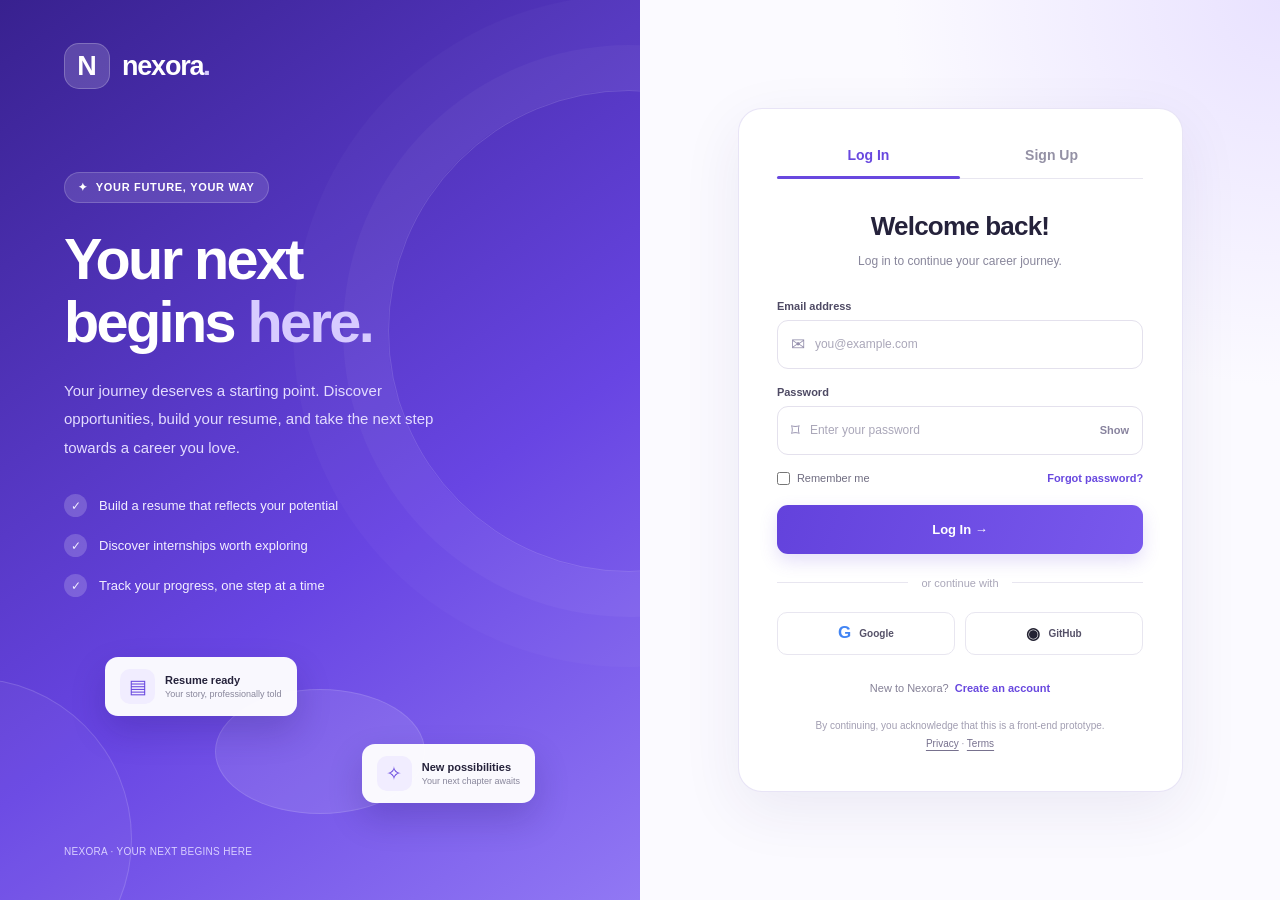
<file: index.html>
<!DOCTYPE html>
<html lang="en">
<head>
  <meta charset="UTF-8">
  <meta name="viewport" content="width=device-width, initial-scale=1.0">
  <meta name="description" content="Nexora helps students build resumes, discover internships, and prepare for their careers.">
  <title>Nexora — Your Next Begins Here</title>

  <style>
    :root {
      --purple: #6848df;
      --purple-dark: #4930b4;
      --purple-light: #f1edff;
      --ink: #25223b;
      --muted: #88869b;
      --border: #e8e6f0;
      --white: #ffffff;
    }

    * {
      margin: 0;
      padding: 0;
      box-sizing: border-box;
    }

    body {
      min-height: 100vh;
      font-family: Inter, "Segoe UI", Arial, sans-serif;
      color: var(--ink);
      background: #f7f5ff;
    }

    button, input {
      font: inherit;
    }

    button {
      cursor: pointer;
    }

    button:focus-visible, input:focus-visible, a:focus-visible {
      outline: 3px solid #b7a5ff;
      outline-offset: 3px;
    }

    .page {
      min-height: 100vh;
      display: grid;
      grid-template-columns: 1fr 1fr;
      overflow: hidden;
    }

    /* LEFT: Brand and introduction */

    .hero {
      position: relative;
      isolation: isolate;
      overflow: hidden;
      display: flex;
      flex-direction: column;
      justify-content: space-between;
      padding: 43px clamp(28px, 5vw, 76px);
      color: white;
      background: linear-gradient(145deg, #38218f, #6845e3 60%, #9178f4);
    }

    .hero::before,
    .hero::after {
      content: "";
      position: absolute;
      z-index: -1;
      border: 1px solid rgba(255,255,255,.14);
      border-radius: 50%;
    }

    .hero::before {
      width: 480px;
      height: 480px;
      right: -230px;
      top: 10%;
      box-shadow:
        0 0 0 45px rgba(255,255,255,.035),
        0 0 0 95px rgba(255,255,255,.025);
    }

    .hero::after {
      width: 320px;
      height: 320px;
      left: -190px;
      bottom: -100px;
      background: rgba(255,255,255,.04);
    }

    .brand {
      display: inline-flex;
      align-items: center;
      gap: 12px;
      width: fit-content;
      text-decoration: none;
      color: white;
    }

    .brand-icon {
      width: 46px;
      height: 46px;
      display: grid;
      place-items: center;
      border-radius: 15px;
      background: rgba(255,255,255,.16);
      border: 1px solid rgba(255,255,255,.22);
      font-size: 27px;
      font-weight: 800;
    }

    .brand-name {
      font-size: 27px;
      font-weight: 800;
      letter-spacing: -1.2px;
    }

    .brand-name span {
      color: #d6c9ff;
    }

    .hero-content {
      max-width: 520px;
      margin: 65px 0 35px;
    }

    .hero-label {
      display: inline-flex;
      align-items: center;
      gap: 8px;
      padding: 8px 13px;
      border-radius: 30px;
      background: rgba(255,255,255,.12);
      border: 1px solid rgba(255,255,255,.18);
      font-size: 11px;
      font-weight: 700;
      letter-spacing: .7px;
      margin-bottom: 25px;
    }

    .hero h1 {
      font-size: clamp(38px, 4.5vw, 65px);
      line-height: 1.1;
      letter-spacing: -2.6px;
      margin-bottom: 22px;
    }

    .hero h1 span {
      color: #d7cbff;
    }

    .hero-description {
      color: #e3dcff;
      font-size: 15px;
      line-height: 1.9;
      max-width: 410px;
    }

    .benefits {
      display: grid;
      gap: 17px;
      margin-top: 32px;
      list-style: none;
    }

    .benefits li {
      display: flex;
      align-items: center;
      gap: 12px;
      color: #f3efff;
      font-size: 13px;
    }

    .check {
      width: 23px;
      height: 23px;
      border-radius: 50%;
      background: rgba(255,255,255,.19);
      display: grid;
      place-items: center;
      font-size: 12px;
      flex-shrink: 0;
    }

    /* Decorative career illustration */

    .illustration {
      position: relative;
      height: 170px;
      max-width: 430px;
      display: flex;
      align-items: end;
      justify-content: center;
      margin: 0 auto 8px;
      width: 100%;
    }

    .orbit {
      position: absolute;
      width: 210px;
      height: 125px;
      bottom: 6px;
      border-radius: 50%;
      background: rgba(255,255,255,.10);
      border: 1px solid rgba(255,255,255,.12);
    }

    .floating-card {
      position: absolute;
      display: flex;
      align-items: center;
      gap: 10px;
      background: rgba(255,255,255,.96);
      color: var(--ink);
      border-radius: 13px;
      padding: 12px 15px;
      box-shadow: 0 15px 35px rgba(32,17,89,.2);
      animation: float 4s ease-in-out infinite;
    }

    .floating-card.one {
      top: 7px;
      left: 0;
    }

    .floating-card.two {
      right: 0;
      bottom: 17px;
      animation-delay: -2s;
    }

    .floating-icon {
      width: 35px;
      height: 35px;
      border-radius: 10px;
      display: grid;
      place-items: center;
      background: var(--purple-light);
      color: var(--purple);
      font-size: 19px;
    }

    .floating-card strong {
      display: block;
      font-size: 11px;
    }

    .floating-card small {
      display: block;
      color: var(--muted);
      font-size: 9px;
      margin-top: 3px;
    }

    .hero-footer {
      color: #d9d0ff;
      font-size: 10px;
      letter-spacing: .3px;
    }

    @keyframes float {
      0%, 100% { transform: translateY(0); }
      50% { transform: translateY(-7px); }
    }

    /* RIGHT: Authentication area */

    .auth-area {
      display: flex;
      align-items: center;
      justify-content: center;
      padding: 35px clamp(20px, 5vw, 75px);
      background:
        radial-gradient(circle at 100% 0%, #e9e2ff 0, transparent 35%),
        #fbfaff;
    }

    .auth-card {
      width: 100%;
      max-width: 445px;
      padding: clamp(25px, 3vw, 42px);
      border: 1px solid rgba(230,226,245,.9);
      border-radius: 24px;
      background: var(--white);
      box-shadow: 0 18px 60px rgba(54,36,114,.08);
    }

    .mobile-brand {
      display: none;
    }

    .tabs {
      display: grid;
      grid-template-columns: 1fr 1fr;
      gap: 0;
      border-bottom: 1px solid var(--border);
      margin-bottom: 32px;
    }

    .tab {
      position: relative;
      border: 0;
      background: transparent;
      color: #9491a5;
      padding: 0 8px 15px;
      font-size: 14px;
      font-weight: 700;
    }

    .tab.active {
      color: var(--purple);
    }

    .tab.active::after {
      content: "";
      position: absolute;
      left: 0;
      right: 0;
      bottom: -1px;
      height: 3px;
      background: var(--purple);
      border-radius: 4px;
    }

    .form-heading {
      text-align: center;
      margin-bottom: 28px;
    }

    .form-heading h2 {
      font-size: 26px;
      letter-spacing: -.8px;
      margin-bottom: 9px;
    }

    .form-heading p {
      font-size: 12px;
      line-height: 1.7;
      color: var(--muted);
    }

    .form {
      display: grid;
      gap: 17px;
    }

    .field {
      display: grid;
      gap: 8px;
    }

    .field label {
      font-size: 11px;
      font-weight: 700;
      color: #4e4a64;
    }

    .input-wrap {
      display: flex;
      align-items: center;
      gap: 10px;
      border: 1px solid #e4e1ed;
      border-radius: 11px;
      padding: 0 13px;
      min-height: 49px;
      background: #fff;
      transition: border-color .2s, box-shadow .2s;
    }

    .input-wrap:focus-within {
      border-color: var(--purple);
      box-shadow: 0 0 0 3px rgba(104,72,223,.09);
    }

    .input-icon {
      color: #9691ae;
      font-size: 17px;
      flex-shrink: 0;
    }

    .input-wrap input {
      min-width: 0;
      width: 100%;
      height: 46px;
      border: 0;
      outline: none;
      background: transparent;
      color: var(--ink);
      font-size: 12px;
    }

    .input-wrap input::placeholder {
      color: #aaa7b9;
    }

    .toggle-password {
      flex-shrink: 0;
      border: 0;
      background: transparent;
      color: #88839e;
      font-size: 11px;
      font-weight: 700;
    }

    .form-options {
      display: flex;
      justify-content: space-between;
      align-items: center;
      gap: 10px;
      font-size: 11px;
    }

    .remember {
      display: flex;
      align-items: center;
      gap: 7px;
      color: #6f6c80;
    }

    .remember input {
      accent-color: var(--purple);
    }

    .text-link {
      color: var(--purple);
      text-decoration: none;
      font-weight: 700;
      border: 0;
      background: transparent;
      font-size: 11px;
    }

    .text-link:hover {
      text-decoration: underline;
    }

    .submit-button {
      width: 100%;
      min-height: 49px;
      border: 0;
      border-radius: 11px;
      background: linear-gradient(110deg, #6342dc, #7959ed);
      color: white;
      font-size: 13px;
      font-weight: 800;
      box-shadow: 0 7px 18px rgba(104,72,223,.18);
      transition: transform .2s, box-shadow .2s;
      margin-top: 3px;
    }

    .submit-button:hover {
      transform: translateY(-2px);
      box-shadow: 0 10px 22px rgba(104,72,223,.25);
    }

    .divider {
      display: flex;
      align-items: center;
      gap: 13px;
      color: #aaa7b9;
      font-size: 11px;
      margin: 23px 0;
    }

    .divider::before,
    .divider::after {
      content: "";
      height: 1px;
      background: var(--border);
      flex: 1;
    }

    .social-buttons {
      display: grid;
      grid-template-columns: 1fr 1fr;
      gap: 10px;
    }

    .social-button {
      min-height: 43px;
      display: flex;
      align-items: center;
      justify-content: center;
      gap: 8px;
      padding: 8px;
      border: 1px solid var(--border);
      border-radius: 10px;
      background: white;
      color: #555168;
      font-size: 10px;
      font-weight: 700;
    }

    .social-button:hover {
      background: #faf9ff;
      border-color: #cfc3ff;
    }

    .google-icon {
      font-size: 17px;
      font-weight: 900;
      color: #4285f4;
    }

    .github-icon {
      font-size: 16px;
      color: #242333;
    }

    .switch-copy {
      text-align: center;
      color: #858197;
      font-size: 11px;
      margin-top: 27px;
    }

    .switch-copy button {
      margin-left: 3px;
    }

    .form-message {
      display: none;
      padding: 11px 12px;
      border-radius: 9px;
      background: #f1edff;
      color: #4930b4;
      font-size: 11px;
      line-height: 1.6;
    }

    .form-message.show {
      display: block;
    }

    .form[hidden] {
      display: none;
    }

    .auth-terms {
      text-align: center;
      color: #a19db1;
      font-size: 10px;
      line-height: 1.8;
      margin-top: 23px;
    }

    .auth-terms a {
      color: #77718e;
      text-decoration: underline;
      text-underline-offset: 3px;
    }

    /* Responsive layout */

    @media (max-width: 950px) {
      .page {
        grid-template-columns: .85fr 1.15fr;
      }

      .hero {
        padding: 35px 28px;
      }

      .hero h1 {
        font-size: 42px;
      }

      .auth-area {
        padding: 25px;
      }

      .auth-card {
        padding: 28px 23px;
      }

      .floating-card.one {
        left: -5px;
      }

      .floating-card.two {
        right: -5px;
      }
    }

    @media (max-width: 700px) {
      .page {
        grid-template-columns: 1fr;
      }

      .hero {
        padding: 24px 24px 28px;
        min-height: auto;
      }

      .brand-icon {
        width: 39px;
        height: 39px;
        border-radius: 12px;
        font-size: 23px;
      }

      .brand-name {
        font-size: 23px;
      }

      .hero-content {
        margin: 42px 0 15px;
      }

      .hero-label {
        margin-bottom: 17px;
        font-size: 9px;
      }

      .hero h1 {
        font-size: clamp(38px, 10vw, 54px);
        letter-spacing: -1.7px;
        margin-bottom: 14px;
      }

      .hero-description {
        font-size: 13px;
      }

      .benefits {
        grid-template-columns: 1fr;
        gap: 10px;
        margin-top: 20px;
      }

      .benefits li {
        font-size: 12px;
      }

      .illustration {
        display: none;
      }

      .hero-footer {
        display: none;
      }

      .auth-area {
        padding: 24px 16px 35px;
      }

      .auth-card {
        max-width: 470px;
        padding: 26px 22px;
        border-radius: 20px;
      }

      .mobile-brand {
        display: flex;
        justify-content: center;
        margin-bottom: 24px;
      }

      .mobile-brand .brand {
        color: var(--purple-dark);
      }

      .mobile-brand .brand-icon {
        background: var(--purple-light);
        border-color: transparent;
      }

      .form-heading h2 {
        font-size: 24px;
      }
    }

    @media (max-width: 360px) {
      .social-buttons {
        grid-template-columns: 1fr;
      }

      .form-options {
        font-size: 10px;
      }
    }

    @media (prefers-reduced-motion: reduce) {
      *, *::before, *::after {
        animation: none !important;
        transition: none !important;
      }
    }
  </style>
</head>

<body>
  <main class="page">

    <!-- LEFT SIDE: Nexora introduction -->
    <section class="hero">
      <a href="#" class="brand" aria-label="Nexora home">
        <div class="brand-icon">N</div>
        <div class="brand-name">nexora<span>.</span></div>
      </a>

      <div class="hero-content">
        <div class="hero-label">
          <span>✦</span>
          YOUR FUTURE, YOUR WAY
        </div>

        <h1>
          Your next<br>
          begins <span>here.</span>
        </h1>

        <p class="hero-description">
          Your journey deserves a starting point.
          Discover opportunities, build your resume, and
          take the next step towards a career you love.
        </p>

        <ul class="benefits">
          <li><span class="check">✓</span> Build a resume that reflects your potential</li>
          <li><span class="check">✓</span> Discover internships worth exploring</li>
          <li><span class="check">✓</span> Track your progress, one step at a time</li>
        </ul>
      </div>

      <!-- Decorative cards built with HTML and CSS -->
      <div class="illustration" aria-hidden="true">
        <div class="orbit"></div>

        <div class="floating-card one">
          <div class="floating-icon">▤</div>
          <div>
            <strong>Resume ready</strong>
            <small>Your story, professionally told</small>
          </div>
        </div>

        <div class="floating-card two">
          <div class="floating-icon">✧</div>
          <div>
            <strong>New possibilities</strong>
            <small>Your next chapter awaits</small>
          </div>
        </div>
      </div>

      <p class="hero-footer">
        NEXORA · YOUR NEXT BEGINS HERE
      </p>
    </section>

    <!-- RIGHT SIDE: Login and sign-up forms -->
    <section class="auth-area">
      <div class="auth-card">

        <div class="mobile-brand">
          <a href="#" class="brand" aria-label="Nexora home">
            <div class="brand-icon">N</div>
            <div class="brand-name">nexora<span>.</span></div>
          </a>
        </div>

        <!-- Tabs -->
        <div class="tabs" role="tablist" aria-label="Account options">
          <button
            class="tab active"
            id="loginTab"
            type="button"
            role="tab"
            aria-selected="true"
            aria-controls="loginForm"
          >
            Log In
          </button>

          <button
            class="tab"
            id="signupTab"
            type="button"
            role="tab"
            aria-selected="false"
            aria-controls="signupForm"
          >
            Sign Up
          </button>
        </div>

        <!-- LOGIN -->
        <div class="form-heading" id="formHeading">
          <h2 id="headingTitle">Welcome back!</h2>
          <p id="headingDescription">
            Log in to continue your career journey.
          </p>
        </div>

        <form class="form" id="loginForm">
          <div class="field">
            <label for="loginEmail">Email address</label>
            <div class="input-wrap">
              <span class="input-icon" aria-hidden="true">✉</span>
              <input
                id="loginEmail"
                name="email"
                type="email"
                placeholder="you@example.com"
                autocomplete="email"
                required
              >
            </div>
          </div>

          <div class="field">
            <label for="loginPassword">Password</label>
            <div class="input-wrap">
              <span class="input-icon" aria-hidden="true">⌑</span>
              <input
                id="loginPassword"
                name="password"
                type="password"
                placeholder="Enter your password"
                autocomplete="current-password"
                minlength="6"
                required
              >
              <button class="toggle-password" type="button"
                data-password="loginPassword" aria-label="Show password">
                Show
              </button>
            </div>
          </div>

          <div class="form-options">
            <label class="remember">
              <input type="checkbox" id="rememberMe">
              Remember me
            </label>

            <button class="text-link" type="button" id="forgotPassword">
              Forgot password?
            </button>
          </div>

          <div class="form-message" id="loginMessage" role="status"></div>

          <button class="submit-button" type="submit">Log In →</button>
        </form>

        <!-- SIGN UP -->
        <form class="form" id="signupForm" hidden>
          <div class="field">
            <label for="signupName">Full name</label>
            <div class="input-wrap">
              <span class="input-icon" aria-hidden="true">♙</span>
              <input
                id="signupName"
                name="name"
                type="text"
                placeholder="Enter your full name"
                autocomplete="name"
                maxlength="100"
                required
              >
            </div>
          </div>

          <div class="field">
            <label for="signupEmail">Email address</label>
            <div class="input-wrap">
              <span class="input-icon" aria-hidden="true">✉</span>
              <input
                id="signupEmail"
                name="email"
                type="email"
                placeholder="you@example.com"
                autocomplete="email"
                required
              >
            </div>
          </div>

          <div class="field">
            <label for="signupPassword">Create password</label>
            <div class="input-wrap">
              <span class="input-icon" aria-hidden="true">⌑</span>
              <input
                id="signupPassword"
                name="password"
                type="password"
                placeholder="At least 6 characters"
                autocomplete="new-password"
                minlength="6"
                required
              >
              <button class="toggle-password" type="button"
                data-password="signupPassword" aria-label="Show password">
                Show
              </button>
            </div>
          </div>

          <div class="field">
            <label for="confirmPassword">Confirm password</label>
            <div class="input-wrap">
              <span class="input-icon" aria-hidden="true">⌑</span>
              <input
                id="confirmPassword"
                name="confirmPassword"
                type="password"
                placeholder="Enter your password again"
                autocomplete="new-password"
                minlength="6"
                required
              >
              <button class="toggle-password" type="button"
                data-password="confirmPassword" aria-label="Show password">
                Show
              </button>
            </div>
          </div>

          <label class="remember">
            <input type="checkbox" id="acceptTerms" required>
            I agree to the demo terms of use.
          </label>

          <div class="form-message" id="signupMessage" role="status"></div>

          <button class="submit-button" type="submit">
            Create Account →
          </button>
        </form>

        <!-- Social sign-in is visual only until an auth provider is connected -->
        <div class="divider"><span>or continue with</span></div>

        <div class="social-buttons">
          <button class="social-button" type="button" data-social="Google">
            <span class="google-icon" aria-hidden="true">G</span>
            Google
          </button>

          <button class="social-button" type="button" data-social="GitHub">
            <span class="github-icon" aria-hidden="true">◉</span>
            GitHub
          </button>
        </div>

        <p class="switch-copy" id="switchCopy">
          New to Nexora?
          <button class="text-link" type="button" id="switchButton">
            Create an account
          </button>
        </p>

        <p class="auth-terms">
          By continuing, you acknowledge that this is a front-end prototype.
          <br>
          <a href="#" id="privacyLink">Privacy</a>
          ·
          <a href="#" id="termsLink">Terms</a>
        </p>

      </div>
    </section>
  </main>

  <script>
    // Switch between login and registration without reloading the page.
    const loginTab = document.getElementById("loginTab");
    const signupTab = document.getElementById("signupTab");
    const loginForm = document.getElementById("loginForm");
    const signupForm = document.getElementById("signupForm");
    const headingTitle = document.getElementById("headingTitle");
    const headingDescription = document.getElementById("headingDescription");
    const switchCopy = document.getElementById("switchCopy");
    const switchButton = document.getElementById("switchButton");

    function showMessage(elementId, message) {
      const element = document.getElementById(elementId);
      element.textContent = message;
      element.classList.add("show");
    }

    function clearMessage(elementId) {
      const element = document.getElementById(elementId);
      element.textContent = "";
      element.classList.remove("show");
    }

    function setMode(mode) {
      const isLogin = mode === "login";

      loginForm.hidden = !isLogin;
      signupForm.hidden = isLogin;

      loginTab.classList.toggle("active", isLogin);
      signupTab.classList.toggle("active", !isLogin);

      loginTab.setAttribute("aria-selected", String(isLogin));
      signupTab.setAttribute("aria-selected", String(!isLogin));

      headingTitle.textContent = isLogin
        ? "Welcome back!"
        : "Create your account";

      headingDescription.textContent = isLogin
        ? "Log in to continue your career journey."
        : "Start building your future with Nexora.";

      switchCopy.innerHTML = isLogin
        ? 'New to Nexora? <button class="text-link" type="button" id="switchButton">Create an account</button>'
        : 'Already have an account? <button class="text-link" type="button" id="switchButton">Log in</button>';

      clearMessage("loginMessage");
      clearMessage("signupMessage");

      document.getElementById("switchButton").addEventListener("click", () => {
        setMode(isLogin ? "signup" : "login");
      });
    }

    loginTab.addEventListener("click", () => setMode("login"));
    signupTab.addEventListener("click", () => setMode("signup"));
    switchButton.addEventListener("click", () => setMode("signup"));

    // Toggle password visibility.
    document.querySelectorAll("[data-password]").forEach(button => {
      button.addEventListener("click", () => {
        const input = document.getElementById(button.dataset.password);
        const show = input.type === "password";

        input.type = show ? "text" : "password";
        button.textContent = show ? "Hide" : "Show";
        button.setAttribute("aria-label", show ? "Hide password" : "Show password");
      });
    });

    // Demo-only form handling. No real account is created.
    loginForm.addEventListener("submit", event => {
      event.preventDefault();

      showMessage(
        "loginMessage",
        "The form is valid! Authentication is not connected yet. Connect a backend to enable real login."
      );
    });

    signupForm.addEventListener("submit", event => {
      event.preventDefault();

      const password = document.getElementById("signupPassword").value;
      const confirm = document.getElementById("confirmPassword").value;

      if (password !== confirm) {
        showMessage("signupMessage", "Your passwords do not match. Please try again.");
        document.getElementById("confirmPassword").focus();
        return;
      }

      showMessage(
        "signupMessage",
        "Your details passed the demo checks! Account creation requires a secure backend."
      );
    });

    document.getElementById("forgotPassword").addEventListener("click", () => {
      showMessage(
        "loginMessage",
        "Password recovery is a planned feature. It requires a connected authentication service."
      );
    });

    document.querySelectorAll("[data-social]").forEach(button => {
      button.addEventListener("click", () => {
        const provider = button.dataset.social;
        const message = loginForm.hidden ? "signupMessage" : "loginMessage";

        showMessage(
          message,
          provider + " sign-in is a visual demo. OAuth setup is required to enable it."
        );
      });
    });

    // Prevent placeholder policy links from navigating away.
    ["privacyLink", "termsLink"].forEach(id => {
      document.getElementById(id).addEventListener("click", event => {
        event.preventDefault();
        const message = loginForm.hidden ? "signupMessage" : "loginMessage";
        showMessage(message, "This prototype does not yet have a published policy page.");
      });
    });

    // Initialize the default login view.
    setMode("login");
  </script>
</body>
</html>
</file>
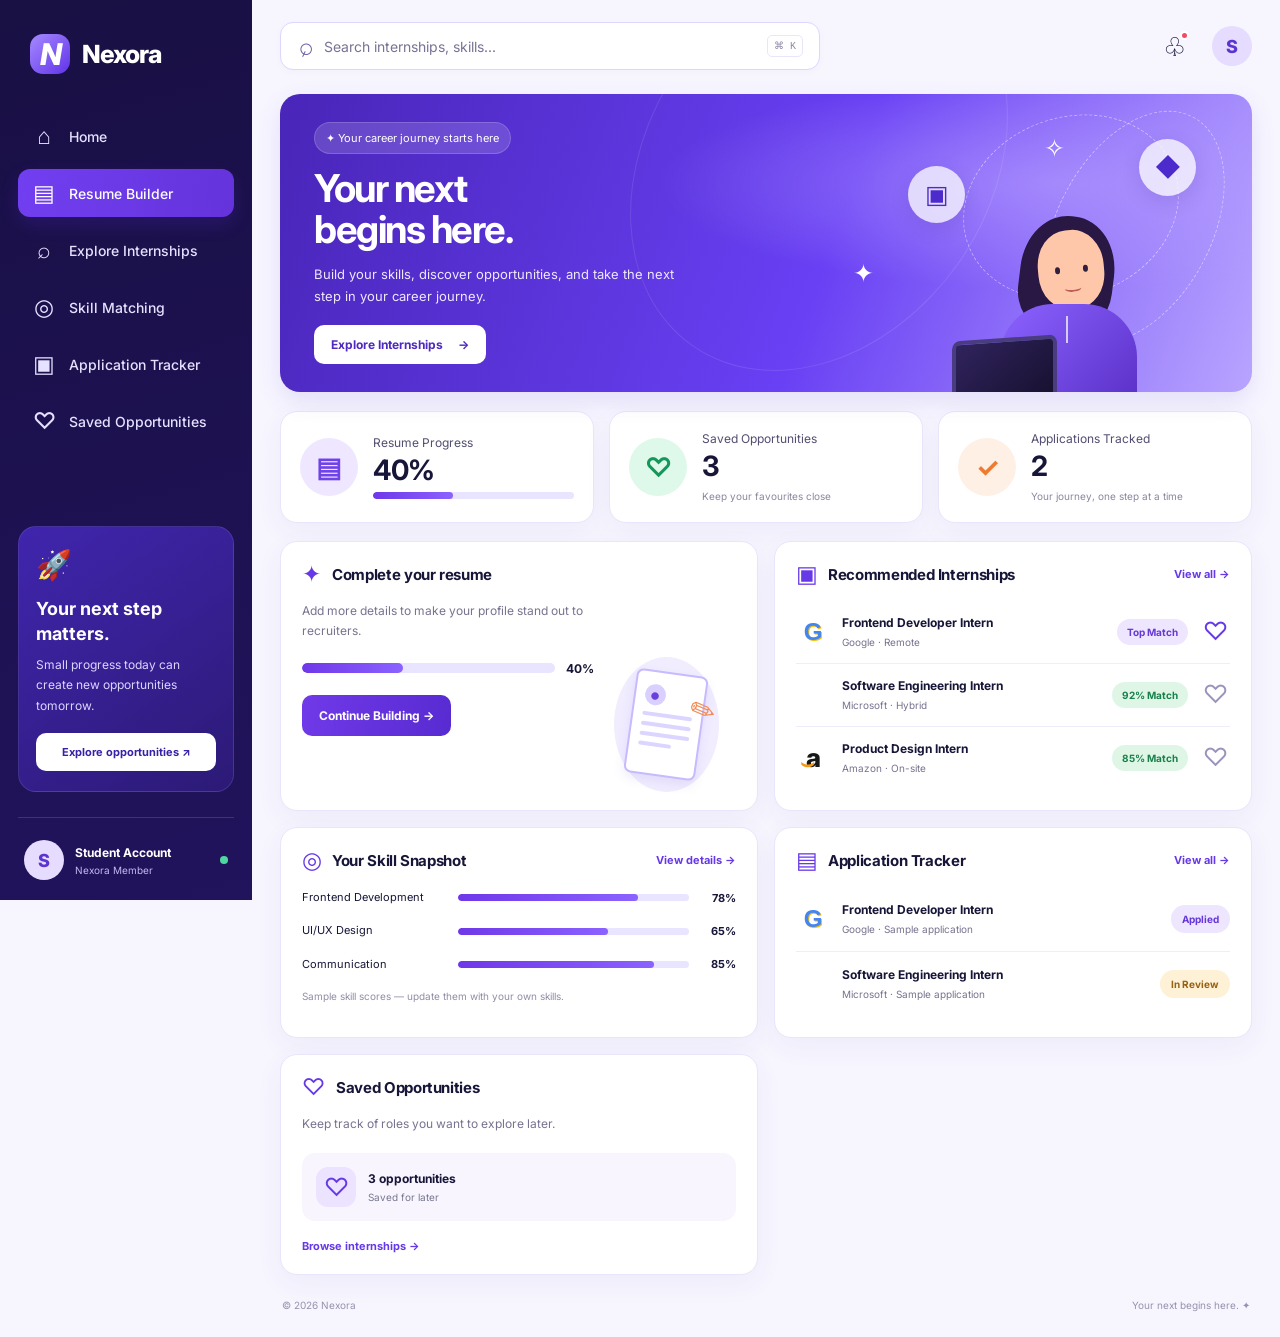
<file: dashboard.html>
<!DOCTYPE html>
<html lang="en">
<head>
  <meta charset="UTF-8">
  <meta name="viewport" content="width=device-width, initial-scale=1.0">
  <title>Nexora | Dashboard</title>
  <link rel="stylesheet" href="dashboard.css">
  <link rel="preconnect" href="https://fonts.googleapis.com">
  <link rel="preconnect" href="https://fonts.gstatic.com" crossorigin>
  <link href="https://fonts.googleapis.com/css2?family=Inter:wght@400;500;600;700;800&display=swap" rel="stylesheet">
</head>
<body>
  <div class="app-shell">

    <aside class="sidebar" id="sidebar">
      <a href="#home" class="brand">
        <span class="brand-symbol">N</span>
        <span>Nexora</span>
      </a>

      <nav class="side-nav" aria-label="Main navigation">
        <a href="#home" class="nav-link active">
          <span class="nav-icon">⌂</span> Home
        </a>
        <a href="#resume" class="nav-link">
          <span class="nav-icon">▤</span> Resume Builder
        </a>
        <a href="#internships" class="nav-link">
          <span class="nav-icon">⌕</span> Explore Internships
        </a>
        <a href="#skills" class="nav-link">
          <span class="nav-icon">◎</span> Skill Matching
        </a>
        <a href="#applications" class="nav-link">
          <span class="nav-icon">▣</span> Application Tracker
        </a>
        <a href="#saved" class="nav-link">
          <span class="nav-icon">♡</span> Saved Opportunities
        </a>
      </nav>

      <div class="sidebar-promo">
        <span class="rocket">🚀</span>
        <h3>Your next step matters.</h3>
        <p>Small progress today can create new opportunities tomorrow.</p>
        <a href="#internships" class="promo-link">Explore opportunities ↗</a>
      </div>

      <div class="profile">
        <div class="avatar">S</div>
        <div>
          <strong>Student Account</strong>
          <small>Nexora Member</small>
        </div>
        <span class="profile-dot"></span>
      </div>
    </aside>

    <main class="main-content" id="home">
      <header class="topbar">
        <button class="menu-toggle" id="menuToggle" aria-label="Toggle navigation">☰</button>

        <label class="search-box">
          <span>⌕</span>
          <input id="globalSearch" type="search"
                 placeholder="Search internships, skills..."
                 aria-label="Search internships and skills">
          <kbd>⌘ K</kbd>
        </label>

        <div class="top-actions">
          <button class="icon-button" id="notificationButton"
                  aria-label="Notifications" title="Notifications">♧
            <span class="notification-dot"></span>
          </button>
          <div class="top-avatar">S</div>
        </div>
      </header>

      <section class="hero">
        <div class="hero-copy">
          <span class="welcome-pill">✦ Your career journey starts here</span>
          <h1>Your next<br>begins here.</h1>
          <p>Build your skills, discover opportunities, and take the next step in your career journey.</p>
          <a href="#internships" class="primary-button">Explore Internships <span>→</span></a>
        </div>

        <div class="hero-art" aria-hidden="true">
          <div class="orbit orbit-one"></div>
          <div class="orbit orbit-two"></div>
          <div class="floating-icon briefcase">▣</div>
          <div class="floating-icon graduation">◆</div>
          <div class="student-illustration">
            <div class="student-hair"></div>
            <div class="student-head">
              <span class="eye eye-left"></span>
              <span class="eye eye-right"></span>
              <span class="smile"></span>
            </div>
            <div class="student-body">
              <span class="hoodie-string"></span>
            </div>
            <div class="laptop"></div>
          </div>
          <span class="sparkle sparkle-one">✦</span>
          <span class="sparkle sparkle-two">✧</span>
        </div>
      </section>

      <section class="stats-grid" aria-label="Your progress">
        <article class="stat-card">
          <div class="stat-icon purple-icon">▤</div>
          <div class="stat-content">
            <p>Resume Progress</p>
            <h2>40%</h2>
            <div class="progress-track"><span style="width:40%"></span></div>
          </div>
        </article>

        <article class="stat-card">
          <div class="stat-icon green-icon">♡</div>
          <div class="stat-content">
            <p>Saved Opportunities</p>
            <h2 id="savedCount">3</h2>
            <small class="stat-note">Keep your favourites close</small>
          </div>
        </article>

        <article class="stat-card">
          <div class="stat-icon orange-icon">✓</div>
          <div class="stat-content">
            <p>Applications Tracked</p>
            <h2 id="applicationCount">2</h2>
            <small class="stat-note">Your journey, one step at a time</small>
          </div>
        </article>
      </section>

      <section class="dashboard-grid">
        <article class="panel resume-panel" id="resume">
          <div class="panel-heading">
            <span class="heading-icon">✦</span>
            <h2>Complete your resume</h2>
          </div>
          <p>Add more details to make your profile stand out to recruiters.</p>
          <div class="resume-progress-row">
            <div class="progress-track large-track"><span style="width:40%"></span></div>
            <strong>40%</strong>
          </div>
          <a href="#resume" class="primary-button small-button" id="resumeButton">Continue Building →</a>
          <div class="resume-decoration" aria-hidden="true">
            <div class="paper">
              <span class="paper-avatar">●</span>
              <i></i><i></i><i></i><i></i>
            </div>
            <span class="pencil">✎</span>
          </div>
        </article>

        <article class="panel internships-panel" id="internships">
          <div class="panel-heading panel-heading-between">
            <div class="heading-group">
              <span class="heading-icon">▣</span>
              <h2>Recommended Internships</h2>
            </div>
            <a href="#internships" class="text-link" id="viewAllInternships">View all →</a>
          </div>

          <div class="internship-list" id="internshipList">
            <article class="internship-row" data-search="google frontend developer web remote">
              <div class="company-logo google-logo">G</div>
              <div class="internship-info">
                <h3>Frontend Developer Intern</h3>
                <p>Google · Remote</p>
              </div>
              <span class="match-badge purple-badge">Top Match</span>
              <button class="save-button saved" aria-label="Save Frontend Developer Intern" aria-pressed="true">♡</button>
            </article>

            <article class="internship-row" data-search="microsoft software engineering developer hybrid">
              <div class="company-logo microsoft-logo"><span></span><span></span><span></span><span></span></div>
              <div class="internship-info">
                <h3>Software Engineering Intern</h3>
                <p>Microsoft · Hybrid</p>
              </div>
              <span class="match-badge green-badge">92% Match</span>
              <button class="save-button" aria-label="Save Software Engineering Intern" aria-pressed="false">♡</button>
            </article>

            <article class="internship-row" data-search="amazon product design ux ui onsite">
              <div class="company-logo amazon-logo">a<span>⌣</span></div>
              <div class="internship-info">
                <h3>Product Design Intern</h3>
                <p>Amazon · On-site</p>
              </div>
              <span class="match-badge green-badge">85% Match</span>
              <button class="save-button" aria-label="Save Product Design Intern" aria-pressed="false">♡</button>
            </article>
          </div>
          <p class="empty-state" id="emptySearch" hidden>No matching internships found. Try another search.</p>
        </article>

        <article class="panel skills-panel" id="skills">
          <div class="panel-heading panel-heading-between">
            <div class="heading-group">
              <span class="heading-icon">◎</span>
              <h2>Your Skill Snapshot</h2>
            </div>
            <a href="#skills" class="text-link" id="skillDetails">View details →</a>
          </div>

          <div class="skill-row">
            <span>Frontend Development</span>
            <div class="progress-track"><span style="width:78%"></span></div>
            <strong>78%</strong>
          </div>
          <div class="skill-row">
            <span>UI/UX Design</span>
            <div class="progress-track"><span style="width:65%"></span></div>
            <strong>65%</strong>
          </div>
          <div class="skill-row">
            <span>Communication</span>
            <div class="progress-track"><span style="width:85%"></span></div>
            <strong>85%</strong>
          </div>
          <p class="helper-text">Sample skill scores — update them with your own skills.</p>
        </article>

        <article class="panel applications-panel" id="applications">
          <div class="panel-heading panel-heading-between">
            <div class="heading-group">
              <span class="heading-icon">▤</span>
              <h2>Application Tracker</h2>
            </div>
            <a href="#applications" class="text-link" id="viewApplications">View all →</a>
          </div>

          <div class="application-row">
            <div class="company-logo google-logo">G</div>
            <div class="application-info">
              <h3>Frontend Developer Intern</h3>
              <p>Google · Sample application</p>
            </div>
            <span class="status-badge applied">Applied</span>
          </div>
          <div class="application-row">
            <div class="company-logo microsoft-logo"><span></span><span></span><span></span><span></span></div>
            <div class="application-info">
              <h3>Software Engineering Intern</h3>
              <p>Microsoft · Sample application</p>
            </div>
            <span class="status-badge review">In Review</span>
          </div>
        </article>

        <article class="panel saved-panel" id="saved">
          <div class="panel-heading">
            <span class="heading-icon">♡</span>
            <h2>Saved Opportunities</h2>
          </div>
          <p>Keep track of roles you want to explore later.</p>
          <div id="savedSummary" class="saved-summary">
            <span class="saved-heart">♡</span>
            <div><strong>3 opportunities</strong><small>Saved for later</small></div>
          </div>
          <a href="#internships" class="text-link">Browse internships →</a>
        </article>
      </section>

      <footer class="footer">
        <span>© 2026 Nexora</span>
        <span>Your next begins here. ✦</span>
      </footer>
    </main>
  </div>

  <div class="toast" id="toast" role="status" aria-live="polite"></div>

  <script src="dashboard.js"></script>
</body>
</html>
</file>
<file: dashboard.css>
:root {
  --purple: #6738e8;
  --purple-dark: #3820a7;
  --purple-light: #eee8ff;
  --ink: #171638;
  --muted: #77768f;
  --surface: #ffffff;
  --page: #f7f6ff;
  --border: #e9e5fb;
  --green: #15965a;
  --shadow: 0 8px 28px rgba(49, 32, 122, 0.055);
}

* {
  box-sizing: border-box;
  margin: 0;
  padding: 0;
}

html {
  scroll-behavior: smooth;
  scroll-padding-top: 24px;
}

body {
  font-family: "Inter", sans-serif;
  color: var(--ink);
  background: var(--page);
  font-size: 14px;
}

button,
input {
  font: inherit;
}

button,
a {
  -webkit-tap-highlight-color: transparent;
}

a {
  color: inherit;
  text-decoration: none;
}

button {
  cursor: pointer;
}

.app-shell {
  min-height: 100vh;
}

/* Sidebar */

.sidebar {
  position: fixed;
  inset: 0 auto 0 0;
  width: 252px;
  padding: 30px 18px 18px;
  background: linear-gradient(165deg, #191044 0%, #21135c 100%);
  color: #fff;
  display: flex;
  flex-direction: column;
  z-index: 20;
  overflow-y: auto;
}

.brand {
  display: flex;
  align-items: center;
  gap: 12px;
  padding: 4px 12px 38px;
  font-size: 25px;
  font-weight: 800;
  letter-spacing: -1px;
}

.brand-symbol {
  display: grid;
  place-items: center;
  width: 40px;
  height: 40px;
  color: white;
  border-radius: 13px;
  font-size: 30px;
  font-weight: 800;
  font-style: italic;
  background: linear-gradient(135deg, #a68aff, #6033e9);
}

.side-nav {
  display: grid;
  gap: 9px;
}

.nav-link {
  min-height: 48px;
  display: flex;
  align-items: center;
  gap: 13px;
  padding: 12px 14px;
  border-radius: 12px;
  color: #e6e1ff;
  font-weight: 500;
  transition: background 0.2s, transform 0.2s;
}

.nav-link:hover {
  background: rgba(255, 255, 255, 0.09);
  transform: translateX(2px);
}

.nav-link.active {
  background: linear-gradient(100deg, #713ff0, #6533db);
  color: white;
  box-shadow: 0 8px 18px rgba(91, 47, 219, 0.2);
}

.nav-icon {
  width: 24px;
  text-align: center;
  font-size: 23px;
  line-height: 1;
}

.sidebar-promo {
  margin-top: auto;
  margin-bottom: 25px;
  padding: 20px 17px;
  border: 1px solid rgba(190, 170, 255, 0.15);
  border-radius: 18px;
  background: linear-gradient(145deg, #4025ad, #2c1a76);
}

.rocket {
  display: block;
  font-size: 29px;
  margin-bottom: 15px;
}

.sidebar-promo h3 {
  font-size: 18px;
  line-height: 1.35;
  margin-bottom: 9px;
}

.sidebar-promo p {
  color: #ddd5ff;
  font-size: 12px;
  line-height: 1.7;
  margin-bottom: 17px;
}

.promo-link {
  display: block;
  background: #fff;
  color: var(--purple-dark);
  text-align: center;
  padding: 12px 9px;
  border-radius: 10px;
  font-size: 11px;
  font-weight: 700;
  transition: transform 0.2s;
}

.promo-link:hover {
  transform: translateY(-2px);
}

.profile {
  border-top: 1px solid rgba(255, 255, 255, 0.14);
  padding: 22px 6px 2px;
  display: flex;
  align-items: center;
  gap: 11px;
}

.avatar,
.top-avatar {
  width: 40px;
  height: 40px;
  flex-shrink: 0;
  border-radius: 50%;
  display: grid;
  place-items: center;
  background: #e5dcff;
  color: #5c35d1;
  font-weight: 800;
  font-size: 18px;
}

.profile strong,
.profile small {
  display: block;
}

.profile strong {
  font-size: 12px;
}

.profile small {
  color: #c4b9f1;
  margin-top: 4px;
  font-size: 10px;
}

.profile-dot {
  width: 8px;
  height: 8px;
  border-radius: 50%;
  background: #50d6a0;
  margin-left: auto;
}

/* Main workspace */

.main-content {
  margin-left: 252px;
  padding: 22px 28px 18px;
  min-width: 0;
}

.topbar {
  display: flex;
  align-items: center;
  gap: 18px;
  margin-bottom: 24px;
}

.search-box {
  width: min(540px, 70%);
  min-height: 48px;
  padding: 0 16px;
  display: flex;
  align-items: center;
  gap: 12px;
  background: white;
  border: 1px solid #ded6ff;
  border-radius: 13px;
  box-shadow: 0 2px 8px rgba(49, 32, 122, 0.025);
}

.search-box > span {
  font-size: 25px;
  color: #6d60a6;
  transform: rotate(-20deg);
}

.search-box input {
  min-width: 0;
  flex: 1;
  border: 0;
  outline: 0;
  color: var(--ink);
  background: transparent;
}

.search-box input::placeholder {
  color: #777397;
}

.search-box:focus-within {
  border-color: var(--purple);
  box-shadow: 0 0 0 3px rgba(103, 56, 232, 0.09);
}

.search-box kbd {
  color: #8d88a6;
  font-size: 10px;
  border: 1px solid var(--border);
  padding: 4px 6px;
  border-radius: 5px;
}

.top-actions {
  margin-left: auto;
  display: flex;
  align-items: center;
  gap: 18px;
}

.icon-button {
  width: 40px;
  height: 40px;
  border: 0;
  border-radius: 12px;
  background: transparent;
  position: relative;
  color: var(--ink);
  font-size: 26px;
}

.icon-button:hover {
  background: var(--purple-light);
}

.notification-dot {
  position: absolute;
  top: 5px;
  right: 5px;
  width: 9px;
  height: 9px;
  border-radius: 50%;
  background: #f24b64;
  border: 2px solid white;
}

.menu-toggle {
  display: none;
  border: 0;
  background: white;
  border-radius: 10px;
  padding: 10px;
  color: var(--ink);
}

/* Hero banner */

.hero {
  min-height: 255px;
  position: relative;
  display: flex;
  align-items: center;
  overflow: hidden;
  border-radius: 20px;
  padding: 28px 34px;
  margin-bottom: 19px;
  color: white;
  background:
    radial-gradient(ellipse at 80% 30%, rgba(181, 157, 255, 0.6), transparent 36%),
    linear-gradient(110deg, #4925b8 0%, #6940f4 56%, #b8a4ff 100%);
  box-shadow: 0 9px 25px rgba(84, 50, 195, 0.12);
}

.hero::before {
  content: "";
  position: absolute;
  width: 340px;
  height: 440px;
  right: 27%;
  top: -150px;
  border-radius: 50%;
  border: 1px solid rgba(255, 255, 255, 0.1);
  transform: rotate(35deg);
}

.hero-copy {
  position: relative;
  z-index: 3;
  max-width: 54%;
}

.welcome-pill {
  display: inline-block;
  font-size: 11px;
  padding: 8px 11px;
  border-radius: 20px;
  background: rgba(255, 255, 255, 0.15);
  border: 1px solid rgba(255, 255, 255, 0.17);
  margin-bottom: 14px;
}

.hero h1 {
  font-size: clamp(30px, 3vw, 43px);
  line-height: 1.08;
  letter-spacing: -1.5px;
  margin-bottom: 12px;
}

.hero-copy > p {
  color: #eee8ff;
  font-size: 13px;
  line-height: 1.7;
  max-width: 385px;
  margin-bottom: 18px;
}

.primary-button {
  display: inline-flex;
  justify-content: center;
  align-items: center;
  gap: 15px;
  padding: 12px 17px;
  border: 0;
  border-radius: 10px;
  background: white;
  color: #4e2ac0;
  font-weight: 700;
  font-size: 12px;
  transition: transform 0.2s, box-shadow 0.2s;
}

.primary-button:hover {
  transform: translateY(-2px);
  box-shadow: 0 7px 16px rgba(25, 10, 86, 0.15);
}

.hero-art {
  position: absolute;
  inset: 0 0 0 48%;
  overflow: hidden;
}

.orbit {
  position: absolute;
  border: 1px dashed rgba(255, 255, 255, 0.45);
  border-radius: 50%;
}

.orbit-one {
  width: 220px;
  height: 180px;
  right: 14%;
  top: 23px;
  transform: rotate(-20deg);
}

.orbit-two {
  width: 155px;
  height: 250px;
  right: 8%;
  top: 8px;
  transform: rotate(28deg);
}

.floating-icon {
  position: absolute;
  z-index: 2;
  display: grid;
  place-items: center;
  width: 57px;
  height: 57px;
  border-radius: 50%;
  color: #4c2acb;
  background: rgba(255, 255, 255, 0.75);
  box-shadow: 0 6px 20px rgba(38, 17, 113, 0.12);
  font-size: 25px;
}

.briefcase {
  left: 32%;
  top: 24%;
}

.graduation {
  right: 11%;
  top: 15%;
}

.student-illustration {
  position: absolute;
  bottom: -24px;
  right: 22%;
  width: 145px;
  height: 205px;
}

.student-hair {
  position: absolute;
  z-index: 1;
  left: 24px;
  top: 5px;
  width: 94px;
  height: 115px;
  background: #291744;
  border-radius: 48% 48% 37% 35%;
  transform: rotate(7deg);
}

.student-head {
  position: absolute;
  z-index: 2;
  left: 42px;
  top: 19px;
  width: 66px;
  height: 79px;
  background: #ffc7a9;
  border-radius: 46% 46% 45% 45%;
  transform: rotate(-5deg);
}

.eye {
  position: absolute;
  top: 36px;
  width: 5px;
  height: 7px;
  background: #302040;
  border-radius: 50%;
}

.eye-left {
  left: 17px;
}

.eye-right {
  right: 16px;
}

.smile {
  position: absolute;
  bottom: 17px;
  left: 25px;
  width: 17px;
  height: 8px;
  border-bottom: 2px solid #bd5c55;
  border-radius: 50%;
}

.student-body {
  position: absolute;
  z-index: 3;
  bottom: 0;
  left: 4px;
  width: 137px;
  height: 112px;
  background: linear-gradient(135deg, #8c63ff, #572dc5);
  border-radius: 53px 53px 0 0;
}

.hoodie-string {
  position: absolute;
  left: 66px;
  top: 12px;
  height: 27px;
  border-left: 2px solid rgba(255, 255, 255, 0.7);
}

.laptop {
  position: absolute;
  z-index: 4;
  bottom: 12px;
  left: -44px;
  width: 105px;
  height: 66px;
  background: linear-gradient(140deg, #30235d, #17112f);
  border: 4px solid #493c80;
  border-radius: 8px 8px 2px 2px;
  transform: skewY(-4deg);
}

.sparkle {
  position: absolute;
  color: white;
  font-size: 25px;
}

.sparkle-one {
  left: 21%;
  top: 55%;
}

.sparkle-two {
  right: 37%;
  top: 13%;
}

/* Stats cards */

.stats-grid {
  display: grid;
  grid-template-columns: repeat(3, minmax(0, 1fr));
  gap: 15px;
  margin-bottom: 18px;
}

.stat-card {
  min-width: 0;
  display: flex;
  align-items: center;
  gap: 15px;
  padding: 19px;
  border: 1px solid var(--border);
  border-radius: 17px;
  background: var(--surface);
  box-shadow: var(--shadow);
}

.stat-icon {
  width: 58px;
  height: 58px;
  flex-shrink: 0;
  border-radius: 50%;
  display: grid;
  place-items: center;
  font-size: 27px;
  font-weight: 700;
}

.purple-icon {
  background: #eee7ff;
  color: #7043e9;
}

.green-icon {
  background: #def8e9;
  color: #15965a;
}

.orange-icon {
  background: #fff0e5;
  color: #ed7b31;
}

.stat-content {
  min-width: 0;
  flex: 1;
}

.stat-content p {
  font-size: 12px;
  color: #514e70;
  margin-bottom: 5px;
}

.stat-content h2 {
  font-size: 28px;
  line-height: 1.1;
  letter-spacing: -1px;
  margin-bottom: 7px;
}

.stat-note {
  display: block;
  color: #8a879f;
  font-size: 10px;
  line-height: 1.4;
}

.progress-track {
  height: 7px;
  width: 100%;
  overflow: hidden;
  border-radius: 30px;
  background: #e9e4ff;
}

.progress-track > span {
  display: block;
  height: 100%;
  border-radius: inherit;
  background: linear-gradient(90deg, #6f37e8, #8b62ff);
}

/* Dashboard panels */

.dashboard-grid {
  display: grid;
  grid-template-columns: repeat(2, minmax(0, 1fr));
  gap: 16px;
  align-items: stretch;
}

.panel {
  position: relative;
  min-width: 0;
  overflow: hidden;
  padding: 21px;
  background: var(--surface);
  border: 1px solid var(--border);
  border-radius: 17px;
  box-shadow: var(--shadow);
}

.panel-heading {
  display: flex;
  align-items: center;
  gap: 11px;
  margin-bottom: 15px;
}

.panel-heading h2 {
  font-size: 15px;
  line-height: 1.4;
  letter-spacing: -0.35px;
}

.heading-icon {
  color: var(--purple);
  font-size: 23px;
  line-height: 1;
  flex-shrink: 0;
}

.panel-heading-between {
  justify-content: space-between;
  gap: 12px;
}

.heading-group {
  min-width: 0;
  display: flex;
  align-items: center;
  gap: 10px;
}

.text-link {
  color: var(--purple);
  font-size: 11px;
  font-weight: 700;
  white-space: nowrap;
}

.text-link:hover {
  color: #3616b1;
  text-decoration: underline;
}

.resume-panel {
  min-height: 225px;
  padding-right: 34%;
}

.resume-panel > p,
.saved-panel > p {
  color: #77738f;
  font-size: 12px;
  line-height: 1.7;
  margin-bottom: 19px;
}

.resume-progress-row {
  display: flex;
  align-items: center;
  gap: 11px;
  margin-bottom: 19px;
}

.resume-progress-row strong {
  font-size: 12px;
}

.large-track {
  height: 10px;
}

.small-button {
  color: white;
  background: linear-gradient(100deg, #7039e9, #582bd1);
  padding: 13px 17px;
}

.resume-decoration {
  position: absolute;
  right: 8%;
  bottom: 18px;
  width: 105px;
  height: 135px;
  display: grid;
  place-items: center;
  border-radius: 50%;
  background: #f1edff;
}

.paper {
  width: 72px;
  height: 105px;
  padding: 12px 9px;
  background: white;
  border: 2px solid #c7baff;
  border-radius: 7px;
  transform: rotate(8deg);
  box-shadow: 0 5px 12px rgba(79, 46, 180, 0.09);
}

.paper-avatar {
  display: grid;
  place-items: center;
  width: 21px;
  height: 21px;
  border-radius: 50%;
  background: #d9d0ff;
  color: #6940d9;
  font-size: 10px;
  margin-bottom: 7px;
}

.paper i {
  display: block;
  height: 4px;
  width: 100%;
  background: #dcd5ff;
  border-radius: 3px;
  margin-bottom: 6px;
}

.paper i:nth-last-child(1) {
  width: 65%;
}

.pencil {
  position: absolute;
  right: 4px;
  top: 35px;
  color: #f28b55;
  font-size: 30px;
  transform: rotate(-22deg);
}

/* Internship list */

.internship-list {
  display: grid;
}

.internship-row,
.application-row {
  display: flex;
  align-items: center;
  gap: 12px;
  min-width: 0;
  padding: 13px 0;
  border-bottom: 1px solid #f0edfb;
}

.internship-row:last-child,
.application-row:last-child {
  border-bottom: 0;
}

.company-logo {
  width: 34px;
  height: 34px;
  flex-shrink: 0;
  display: grid;
  place-items: center;
  font-size: 24px;
  font-weight: 800;
}

.google-logo {
  font-family: Arial, sans-serif;
  color: #4285f4;
  text-shadow: 1px 1px #fbbc05;
}

.microsoft-logo {
  grid-template-columns: repeat(2, 11px);
  grid-template-rows: repeat(2, 11px);
  gap: 2px;
}

.microsoft-logo span:nth-child(1) { background: #f35325; }
.microsoft-logo span:nth-child(2) { background: #81bc06; }
.microsoft-logo span:nth-child(3) { background: #05a6f0; }
.microsoft-logo span:nth-child(4) { background: #ffba08; }

.amazon-logo {
  color: #171717;
  font-size: 26px;
  position: relative;
}

.amazon-logo span {
  position: absolute;
  bottom: -1px;
  left: 4px;
  color: #f39b18;
  font-size: 22px;
}

.internship-info,
.application-info {
  min-width: 0;
  flex: 1;
}

.internship-info h3,
.application-info h3 {
  font-size: 12px;
  line-height: 1.5;
  font-weight: 700;
  overflow-wrap: anywhere;
}

.internship-info p,
.application-info p {
  margin-top: 3px;
  color: #77738f;
  font-size: 10px;
  line-height: 1.5;
}

.match-badge,
.status-badge {
  flex-shrink: 0;
  padding: 7px 10px;
  border-radius: 20px;
  font-size: 10px;
  font-weight: 700;
}

.purple-badge {
  color: #6638d6;
  background: #eee5ff;
}

.green-badge {
  color: #17804b;
  background: #dff6e7;
}

.save-button {
  flex-shrink: 0;
  width: 30px;
  height: 32px;
  border: 0;
  background: transparent;
  color: #9994bd;
  font-size: 25px;
  line-height: 1;
  border-radius: 8px;
}

.save-button:hover {
  background: #f2edff;
}

.save-button.saved {
  color: var(--purple);
}

.empty-state {
  padding: 25px 5px;
  color: var(--muted);
  text-align: center;
  font-size: 12px;
}

/* Skills */

.skills-panel {
  min-height: 190px;
}

.skill-row {
  display: grid;
  grid-template-columns: minmax(110px, 1fr) minmax(65px, 1.6fr) 35px;
  align-items: center;
  gap: 12px;
  margin: 18px 0;
}

.skill-row > span {
  font-size: 11px;
  line-height: 1.4;
}

.skill-row strong {
  text-align: right;
  font-size: 11px;
}

.helper-text {
  color: #918da6;
  font-size: 10px;
  margin-top: 15px;
}

/* Application tracker */

.applications-panel {
  min-height: 190px;
}

.application-row {
  padding: 14px 0;
}

.status-badge {
  padding: 8px 11px;
}

.applied {
  color: #6537d8;
  background: #eee5ff;
}

.review {
  color: #966015;
  background: #fff1d6;
}

.saved-summary {
  display: flex;
  align-items: center;
  gap: 12px;
  padding: 14px;
  margin: 8px 0 15px;
  border-radius: 13px;
  background: #f8f5ff;
}

.saved-heart {
  display: grid;
  place-items: center;
  width: 40px;
  height: 40px;
  border-radius: 12px;
  background: #ebe3ff;
  color: var(--purple);
  font-size: 25px;
}

.saved-summary strong,
.saved-summary small {
  display: block;
}

.saved-summary strong {
  font-size: 12px;
}

.saved-summary small {
  color: var(--muted);
  font-size: 10px;
  margin-top: 5px;
}

.footer {
  display: flex;
  justify-content: space-between;
  gap: 15px;
  padding: 24px 2px 8px;
  color: #9691ad;
  font-size: 10px;
}

.toast {
  position: fixed;
  bottom: 24px;
  right: 24px;
  max-width: calc(100vw - 40px);
  padding: 13px 18px;
  background: #21154e;
  color: white;
  border-radius: 11px;
  box-shadow: 0 8px 30px rgba(30, 18, 70, 0.2);
  opacity: 0;
  transform: translateY(10px);
  pointer-events: none;
  transition: 0.25s;
  z-index: 100;
}

.toast.show {
  opacity: 1;
  transform: translateY(0);
}

/* Tablet and mobile layouts */

@media (min-width: 1500px) {
  .main-content {
    padding: 28px 38px;
  }

  .hero {
    min-height: 285px;
  }

  .dashboard-grid,
  .stats-grid {
    gap: 19px;
  }

  .panel {
    padding: 25px;
  }
}

@media (max-width: 1200px) {
  .sidebar {
    width: 225px;
  }

  .main-content {
    margin-left: 225px;
    padding: 20px;
  }

  .stat-card {
    padding: 14px;
    gap: 10px;
  }

  .stat-icon {
    width: 45px;
    height: 45px;
    font-size: 22px;
  }

  .stat-content h2 {
    font-size: 24px;
  }

  .match-badge {
    font-size: 9px;
    padding: 6px 7px;
  }

  .resume-panel {
    padding-right: 30%;
  }

  .resume-decoration {
    right: 3%;
    transform: scale(0.85);
  }
}

@media (max-width: 900px) {
  .sidebar {
    width: 250px;
    transform: translateX(-105%);
    transition: transform 0.25s ease;
    box-shadow: none;
  }

  .sidebar.open {
    transform: translateX(0);
    box-shadow: 10px 0 40px rgba(25, 15, 70, 0.2);
  }

  .main-content {
    margin-left: 0;
    padding: 18px;
  }

  .menu-toggle {
    display: inline-block;
  }

  .hero {
    min-height: 245px;
  }

  .hero-copy {
    max-width: 60%;
  }

  .hero-art {
    left: 48%;
  }

  .stats-grid {
    grid-template-columns: repeat(3, minmax(0, 1fr));
  }

  .stat-card {
    align-items: flex-start;
    flex-direction: column;
  }

  .stat-content {
    width: 100%;
  }

  .stat-content p {
    min-height: 30px;
  }

  .dashboard-grid {
    grid-template-columns: 1fr;
  }

  .resume-panel {
    min-height: 220px;
    padding-right: 30%;
  }

  .resume-decoration {
    right: 8%;
    transform: none;
  }
}

@media (max-width: 560px) {
  .main-content {
    padding: 12px;
  }

  .topbar {
    gap: 9px;
    margin-bottom: 15px;
  }

  .search-box {
    min-height: 43px;
    padding: 0 10px;
    gap: 7px;
    width: auto;
    flex: 1;
  }

  .search-box input {
    font-size: 12px;
  }

  .search-box kbd {
    display: none;
  }

  .top-actions {
    gap: 5px;
  }

  .top-avatar {
    width: 33px;
    height: 33px;
  }

  .icon-button {
    width: 32px;
    height: 36px;
  }

  .hero {
    min-height: 300px;
    padding: 22px 20px;
    align-items: flex-start;
  }

  .hero-copy {
    max-width: 100%;
    width: 100%;
  }

  .hero h1 {
    font-size: 34px;
  }

  .hero-copy > p {
    max-width: 270px;
    font-size: 12px;
  }

  .hero-art {
    left: 48%;
    opacity: 0.42;
  }

  .student-illustration {
    right: 1%;
    transform: scale(0.8);
    transform-origin: bottom right;
  }

  .floating-icon {
    width: 40px;
    height: 40px;
    font-size: 19px;
  }

  .stats-grid {
    grid-template-columns: 1fr;
    gap: 10px;
  }

  .stat-card {
    flex-direction: row;
    align-items: center;
    padding: 13px;
  }

  .stat-icon {
    width: 48px;
    height: 48px;
  }

  .stat-content p {
    min-height: auto;
  }

  .stat-content h2 {
    font-size: 23px;
  }

  .stat-note {
    display: none;
  }

  .panel {
    padding: 16px 13px;
  }

  .panel-heading h2 {
    font-size: 13px;
  }

  .panel-heading-between {
    align-items: flex-start;
  }

  .heading-group {
    gap: 7px;
  }

  .text-link {
    font-size: 10px;
  }

  .internship-row,
  .application-row {
    gap: 8px;
  }

  .company-logo {
    width: 27px;
    height: 30px;
  }

  .internship-info h3,
  .application-info h3 {
    font-size: 10px;
  }

  .internship-info p,
  .application-info p {
    font-size: 9px;
  }

  .match-badge {
    display: none;
  }

  .save-button {
    width: 25px;
    font-size: 22px;
  }

  .resume-panel {
    padding-right: 18px;
  }

  .resume-decoration {
    display: none;
  }

  .skill-row {
    grid-template-columns: 1fr 1fr 32px;
    gap: 8px;
  }

  .skill-row > span {
    font-size: 10px;
  }

  .footer {
    font-size: 9px;
  }
}

@media (prefers-reduced-motion: reduce) {
  *,
  *::before,
  *::after {
    scroll-behavior: auto !important;
    transition-duration: 0.01ms !important;
  }
}
</file>
